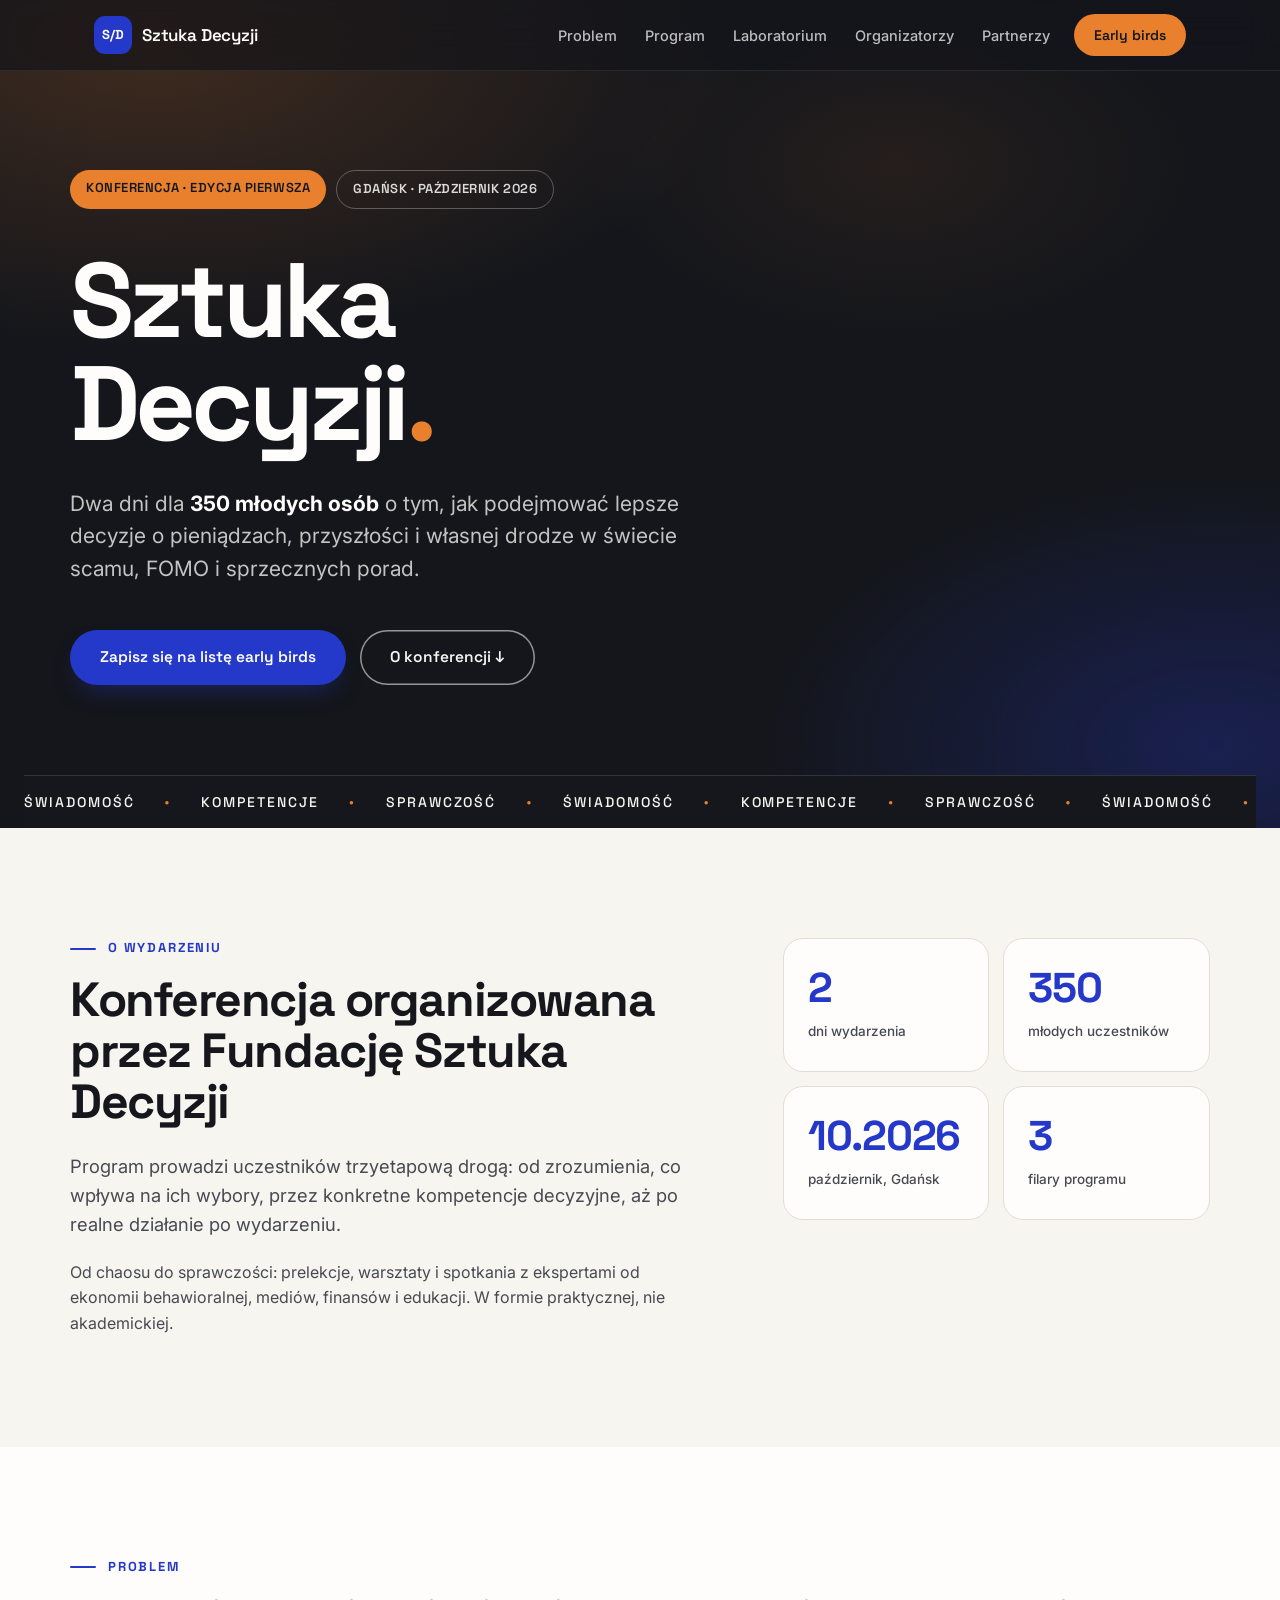
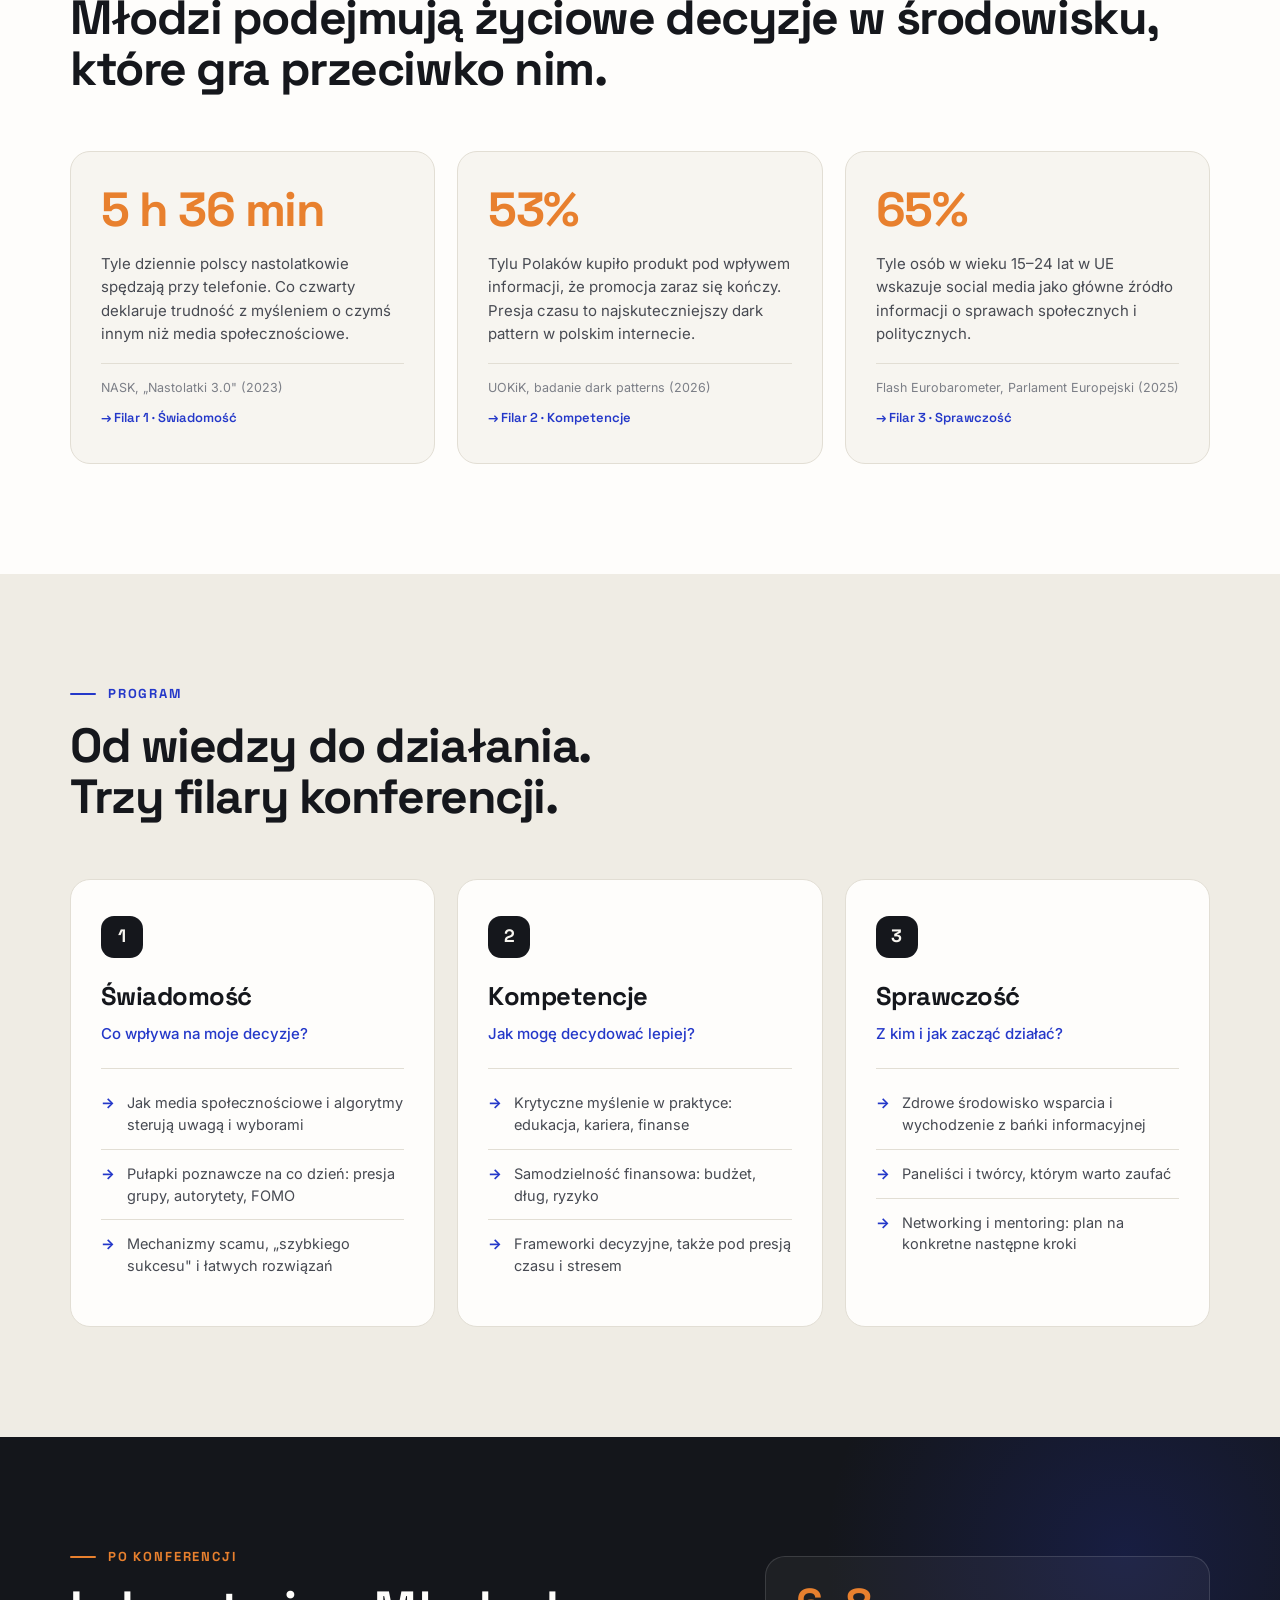
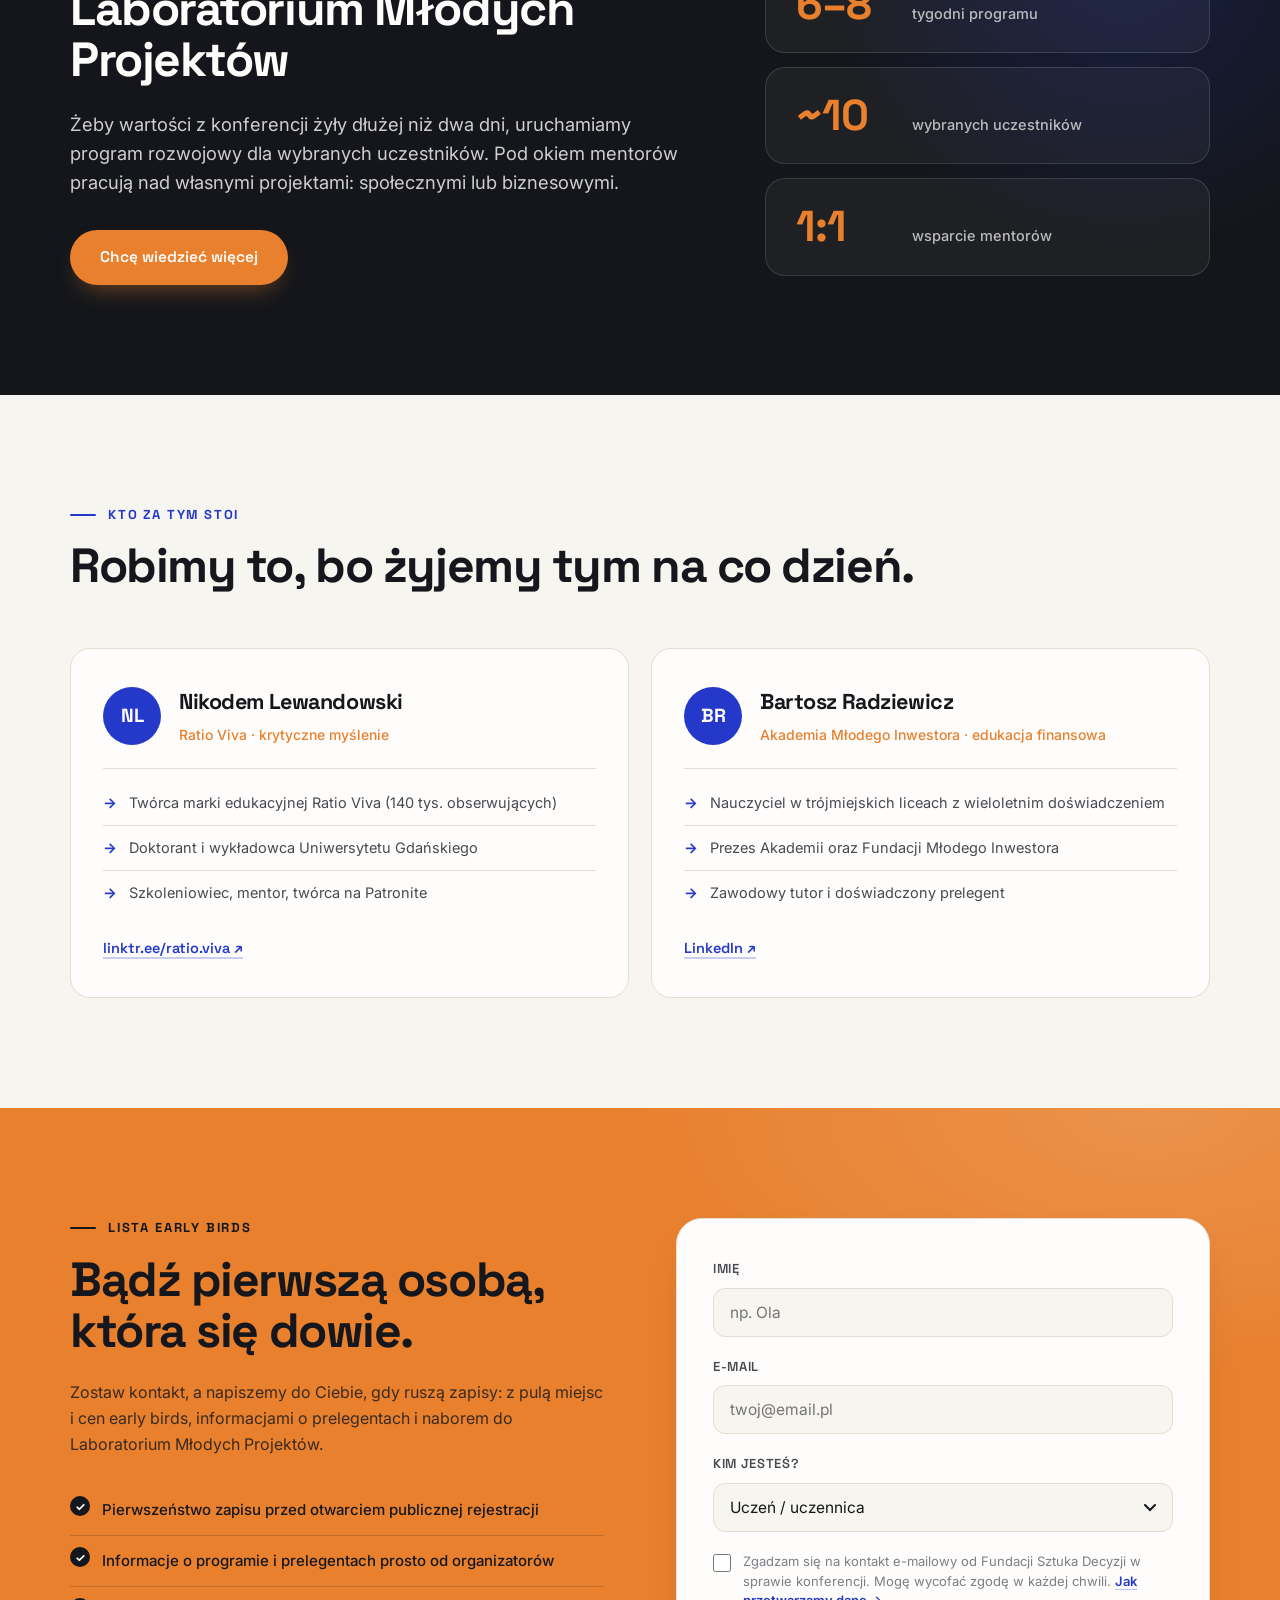
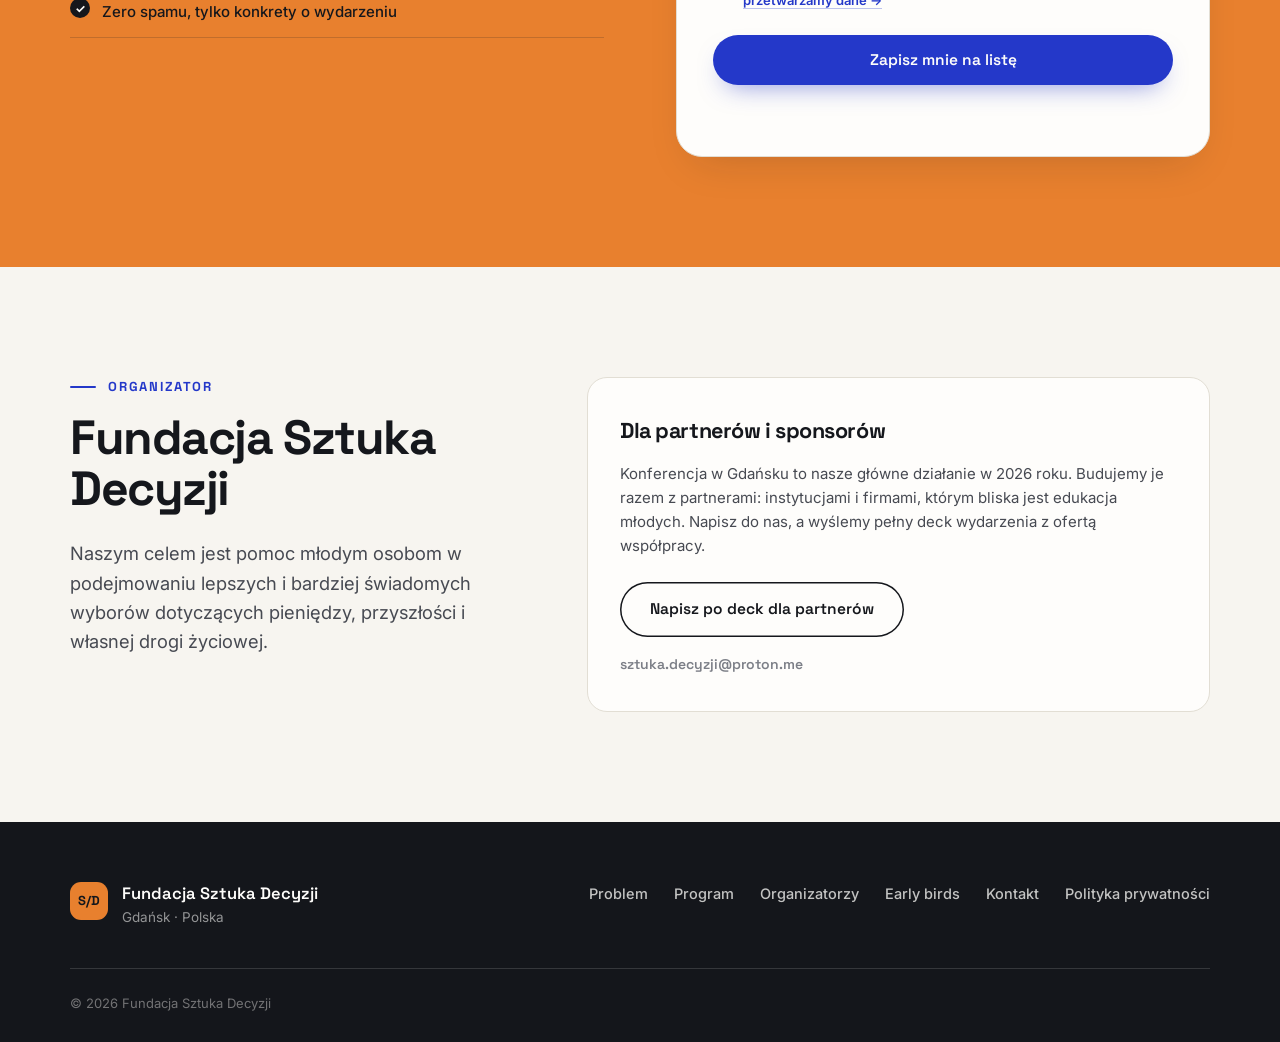
<file: index.html>
<!DOCTYPE html>
<html lang="pl">
<head>
    <meta charset="UTF-8">
    <meta name="viewport" content="width=device-width, initial-scale=1.0">
    <title>Konferencja Sztuka Decyzji | Gdańsk, październik 2026</title>
    <meta name="description" content="Dwa dni o świadomym podejmowaniu decyzji dla 350 młodych osób. Gdańsk, październik 2026. Zapisz się na listę early birds.">
    <link rel="preconnect" href="https://fonts.googleapis.com">
    <link rel="preconnect" href="https://fonts.gstatic.com" crossorigin>
    <link href="https://fonts.googleapis.com/css2?family=Space+Grotesk:wght@400;500;600;700&family=Inter:wght@400;500;600&display=swap" rel="stylesheet">
    <link rel="stylesheet" href="style.css?v=20260706">
    <script>document.documentElement.classList.add('js');</script>
</head>
<body>
    <nav class="nav" id="nav">
        <div class="nav-inner">
            <a href="#top" class="nav-logo">
                <span class="logo-mark">S/D</span>
                <span class="logo-text">Sztuka Decyzji</span>
            </a>
            <ul class="nav-links" id="navLinks">
                <li><a href="#problem">Problem</a></li>
                <li><a href="#program">Program</a></li>
                <li><a href="#laboratorium">Laboratorium</a></li>
                <li><a href="#organizatorzy">Organizatorzy</a></li>
                <li><a href="#partnerzy">Partnerzy</a></li>
            </ul>
            <a href="#early-birds" class="nav-cta">Early birds</a>
            <button class="nav-burger" id="navBurger" aria-label="Menu" aria-expanded="false">
                <span></span><span></span>
            </button>
        </div>
    </nav>

    <header id="top" class="hero">
        <div class="hero-inner">
            <div class="hero-topline">
                <span class="hero-badge">Konferencja · edycja pierwsza</span>
                <span class="hero-badge outline">Gdańsk · październik 2026</span>
            </div>
            <h1 class="hero-title">
                Sztuka<br>Decyzji<span class="title-dot">.</span>
            </h1>
            <p class="hero-sub">
                Dwa dni dla <strong>350 młodych osób</strong> o tym, jak podejmować
                lepsze decyzje o pieniądzach, przyszłości i własnej drodze
                w świecie scamu, FOMO i sprzecznych porad.
            </p>
            <div class="hero-actions">
                <a href="#early-birds" class="btn btn-solid">Zapisz się na listę early birds</a>
                <a href="#konferencja" class="btn btn-line">O konferencji ↓</a>
            </div>
        </div>
        <div class="hero-strip" aria-hidden="true">
            <div class="strip-track">
                <span>Świadomość</span><i>●</i><span>Kompetencje</span><i>●</i><span>Sprawczość</span><i>●</i>
                <span>Świadomość</span><i>●</i><span>Kompetencje</span><i>●</i><span>Sprawczość</span><i>●</i>
                <span>Świadomość</span><i>●</i><span>Kompetencje</span><i>●</i><span>Sprawczość</span><i>●</i>
                <span>Świadomość</span><i>●</i><span>Kompetencje</span><i>●</i><span>Sprawczość</span><i>●</i>
                <span>Świadomość</span><i>●</i><span>Kompetencje</span><i>●</i><span>Sprawczość</span><i>●</i>
                <span>Świadomość</span><i>●</i><span>Kompetencje</span><i>●</i><span>Sprawczość</span><i>●</i>
                <span>Świadomość</span><i>●</i><span>Kompetencje</span><i>●</i><span>Sprawczość</span><i>●</i>
                <span>Świadomość</span><i>●</i><span>Kompetencje</span><i>●</i><span>Sprawczość</span><i>●</i>
            </div>
        </div>
    </header>

    <section id="konferencja" class="section sec-about">
        <div class="section-inner">
            <div class="about-grid">
                <div class="about-left">
                    <p class="kicker">O wydarzeniu</p>
                    <h2 class="h2">Konferencja organizowana przez Fundację Sztuka Decyzji</h2>
                    <p class="lead">
                        Program prowadzi uczestników trzyetapową drogą: od zrozumienia,
                        co wpływa na ich wybory, przez konkretne kompetencje decyzyjne,
                        aż po realne działanie po wydarzeniu.
                    </p>
                    <p class="body-text">
                        Od chaosu do sprawczości: prelekcje, warsztaty i spotkania
                        z ekspertami od ekonomii behawioralnej, mediów, finansów
                        i edukacji. W formie praktycznej, nie akademickiej.
                    </p>
                </div>
                <div class="about-facts">
                    <div class="fact">
                        <span class="fact-num">2</span>
                        <span class="fact-label">dni wydarzenia</span>
                    </div>
                    <div class="fact">
                        <span class="fact-num">350</span>
                        <span class="fact-label">młodych uczestników</span>
                    </div>
                    <div class="fact">
                        <span class="fact-num">10.2026</span>
                        <span class="fact-label">październik, Gdańsk</span>
                    </div>
                    <div class="fact">
                        <span class="fact-num">3</span>
                        <span class="fact-label">filary programu</span>
                    </div>
                </div>
            </div>
        </div>
    </section>

    <section id="problem" class="section sec-problem">
        <div class="section-inner">
            <p class="kicker">Problem</p>
            <h2 class="h2">Młodzi podejmują życiowe decyzje w środowisku,<br class="br-wide">które gra przeciwko nim.</h2>
            <div class="problem-stats">
                <article class="pstat">
                    <span class="pstat-num">5 h 36 min</span>
                    <p class="pstat-text">
                        Tyle dziennie polscy nastolatkowie spędzają przy telefonie.
                        Co czwarty deklaruje trudność z myśleniem o czymś innym
                        niż media społecznościowe.
                    </p>
                    <p class="pstat-src">NASK, „Nastolatki 3.0" (2023)</p>
                    <p class="pstat-pillar">→ Filar 1 · Świadomość</p>
                </article>
                <article class="pstat">
                    <span class="pstat-num">53%</span>
                    <p class="pstat-text">
                        Tylu Polaków kupiło produkt pod wpływem informacji,
                        że promocja zaraz się kończy. Presja czasu to najskuteczniejszy
                        dark pattern w polskim internecie.
                    </p>
                    <p class="pstat-src">UOKiK, badanie dark patterns (2026)</p>
                    <p class="pstat-pillar">→ Filar 2 · Kompetencje</p>
                </article>
                <article class="pstat">
                    <span class="pstat-num">65%</span>
                    <p class="pstat-text">
                        Tyle osób w wieku 15–24 lat w UE wskazuje social media
                        jako główne źródło informacji o sprawach społecznych
                        i politycznych.
                    </p>
                    <p class="pstat-src">Flash Eurobarometer, Parlament Europejski (2025)</p>
                    <p class="pstat-pillar">→ Filar 3 · Sprawczość</p>
                </article>
            </div>
        </div>
    </section>

    <section id="program" class="section sec-program">
        <div class="section-inner">
            <p class="kicker">Program</p>
            <h2 class="h2">Od wiedzy do działania.<br>Trzy filary konferencji.</h2>

            <div class="pillars">
                <article class="pillar">
                    <div class="pillar-top">
                        <span class="pillar-index">1</span>
                        <h3>Świadomość</h3>
                        <p class="pillar-q">Co wpływa na moje decyzje?</p>
                    </div>
                    <ul>
                        <li>Jak media społecznościowe i algorytmy sterują uwagą i wyborami</li>
                        <li>Pułapki poznawcze na co dzień: presja grupy, autorytety, FOMO</li>
                        <li>Mechanizmy scamu, „szybkiego sukcesu" i łatwych rozwiązań</li>
                    </ul>
                </article>
                <article class="pillar">
                    <div class="pillar-top">
                        <span class="pillar-index">2</span>
                        <h3>Kompetencje</h3>
                        <p class="pillar-q">Jak mogę decydować lepiej?</p>
                    </div>
                    <ul>
                        <li>Krytyczne myślenie w praktyce: edukacja, kariera, finanse</li>
                        <li>Samodzielność finansowa: budżet, dług, ryzyko</li>
                        <li>Frameworki decyzyjne, także pod presją czasu i stresem</li>
                    </ul>
                </article>
                <article class="pillar">
                    <div class="pillar-top">
                        <span class="pillar-index">3</span>
                        <h3>Sprawczość</h3>
                        <p class="pillar-q">Z kim i jak zacząć działać?</p>
                    </div>
                    <ul>
                        <li>Zdrowe środowisko wsparcia i wychodzenie z bańki informacyjnej</li>
                        <li>Paneliści i twórcy, którym warto zaufać</li>
                        <li>Networking i mentoring: plan na konkretne następne kroki</li>
                    </ul>
                </article>
            </div>
        </div>
    </section>

    <section id="laboratorium" class="section sec-lab">
        <div class="section-inner">
            <div class="lab-grid">
                <div>
                    <p class="kicker on-dark">Po konferencji</p>
                    <h2 class="h2 on-dark">Laboratorium Młodych Projektów</h2>
                    <p class="lead on-dark">
                        Żeby wartości z konferencji żyły dłużej niż dwa dni, uruchamiamy
                        program rozwojowy dla wybranych uczestników. Pod okiem mentorów
                        pracują nad własnymi projektami: społecznymi lub biznesowymi.
                    </p>
                    <a href="#early-birds" class="btn btn-orange">Chcę wiedzieć więcej</a>
                </div>
                <div class="lab-nums">
                    <div class="lab-num"><b>6–8</b><span>tygodni programu</span></div>
                    <div class="lab-num"><b>~10</b><span>wybranych uczestników</span></div>
                    <div class="lab-num"><b>1:1</b><span>wsparcie mentorów</span></div>
                </div>
            </div>
        </div>
    </section>

    <section id="organizatorzy" class="section sec-team">
        <div class="section-inner">
            <p class="kicker">Kto za tym stoi</p>
            <h2 class="h2">Robimy to, bo żyjemy tym na co dzień.</h2>
            <div class="team-grid">
                <article class="person">
                    <div class="person-head">
                        <span class="person-avatar">NL</span>
                        <div>
                            <h3>Nikodem Lewandowski</h3>
                            <p class="person-role">Ratio Viva · krytyczne myślenie</p>
                        </div>
                    </div>
                    <ul>
                        <li>Twórca marki edukacyjnej Ratio Viva (140 tys. obserwujących)</li>
                        <li>Doktorant i wykładowca Uniwersytetu Gdańskiego</li>
                        <li>Szkoleniowiec, mentor, twórca na Patronite</li>
                    </ul>
                    <a class="person-link" href="https://linktr.ee/ratio.viva" target="_blank" rel="noopener">linktr.ee/ratio.viva ↗</a>
                </article>
                <article class="person">
                    <div class="person-head">
                        <span class="person-avatar">BR</span>
                        <div>
                            <h3>Bartosz Radziewicz</h3>
                            <p class="person-role">Akademia Młodego Inwestora · edukacja finansowa</p>
                        </div>
                    </div>
                    <ul>
                        <li>Nauczyciel w trójmiejskich liceach z wieloletnim doświadczeniem</li>
                        <li>Prezes Akademii oraz Fundacji Młodego Inwestora</li>
                        <li>Zawodowy tutor i doświadczony prelegent</li>
                    </ul>
                    <a class="person-link" href="https://www.linkedin.com/in/bartosz-radziewicz-996a281a3/" target="_blank" rel="noopener">LinkedIn ↗</a>
                </article>
            </div>
        </div>
    </section>

    <section id="early-birds" class="section sec-form">
        <div class="section-inner">
            <div class="form-grid">
                <div class="form-copy">
                    <p class="kicker">Lista early birds</p>
                    <h2 class="h2">Bądź pierwszą osobą, która się dowie.</h2>
                    <p class="body-text">
                        Zostaw kontakt, a napiszemy do Ciebie, gdy ruszą zapisy:
                        z pulą miejsc i cen early birds, informacjami o prelegentach
                        i naborem do Laboratorium Młodych Projektów.
                    </p>
                    <ul class="form-perks">
                        <li>Pierwszeństwo zapisu przed otwarciem publicznej rejestracji</li>
                        <li>Informacje o programie i prelegentach prosto od organizatorów</li>
                        <li>Zero spamu, tylko konkrety o wydarzeniu</li>
                    </ul>
                </div>

                <!--
                  Formularz podpięty pod Brevo (adres w stałej BREVO_FORM_URL
                  w skrypcie na dole strony). Wysyłamy pola FIRSTNAME, EMAIL i ROLA
                  plus honeypot email_address_check. W Brevo pamiętaj o:
                  1. włączonym double opt-in dla listy,
                  2. segmentach zbudowanych na atrybucie ROLA (uczen / student /
                     rodzic / nauczyciel / partner / inne), żeby partner nie dostał
                     maila pisanego do licealisty.
                -->
                <form class="eb-form" id="ebForm" novalidate>
                    <div class="eb-field">
                        <label for="ebName">Imię</label>
                        <input type="text" id="ebName" name="name" placeholder="np. Ola" required>
                    </div>
                    <div class="eb-field">
                        <label for="ebEmail">E-mail</label>
                        <input type="email" id="ebEmail" name="email" placeholder="twoj@email.pl" required>
                    </div>
                    <div class="eb-field">
                        <label for="ebRole">Kim jesteś?</label>
                        <select id="ebRole" name="role">
                            <option value="uczen">Uczeń / uczennica</option>
                            <option value="student">Student / studentka</option>
                            <option value="rodzic">Rodzic / opiekun</option>
                            <option value="nauczyciel">Nauczyciel / edukator</option>
                            <option value="partner">Potencjalny partner / sponsor</option>
                            <option value="inne">Ktoś inny</option>
                        </select>
                    </div>
                    <label class="eb-consent">
                        <input type="checkbox" id="ebConsent" name="consent" required>
                        <span>Zgadzam się na kontakt e-mailowy od Fundacji Sztuka Decyzji w sprawie konferencji.
                        Mogę wycofać zgodę w każdej chwili.
                        <a href="polityka-prywatnosci.html" target="_blank">Jak przetwarzamy dane →</a></span>
                    </label>
                    <button type="submit" class="btn btn-solid btn-full" id="ebSubmit">Zapisz mnie na listę</button>
                    <p class="eb-status" id="ebStatus" role="status"></p>
                </form>
            </div>
        </div>
    </section>

    <section id="partnerzy" class="section sec-foundation">
        <div class="section-inner">
            <div class="foundation-grid">
                <div>
                    <p class="kicker">Organizator</p>
                    <h2 class="h2">Fundacja Sztuka Decyzji</h2>
                    <p class="lead">
                        Naszym celem jest pomoc młodym osobom w podejmowaniu lepszych
                        i bardziej świadomych wyborów dotyczących pieniędzy, przyszłości
                        i własnej drogi życiowej.
                    </p>
                </div>
                <div class="partner-card">
                    <h3>Dla partnerów i sponsorów</h3>
                    <p>
                        Konferencja w Gdańsku to nasze główne działanie w 2026 roku.
                        Budujemy je razem z partnerami: instytucjami i firmami, którym
                        bliska jest edukacja młodych. Napisz do nas, a wyślemy pełny
                        deck wydarzenia z ofertą współpracy.
                    </p>
                    <a class="btn btn-line" href="mailto:sztuka.decyzji@proton.me?subject=Partnerstwo%20-%20konferencja%20Sztuka%20Decyzji">Napisz po deck dla partnerów</a>
                    <p class="partner-mail">sztuka.decyzji@proton.me</p>
                </div>
            </div>
        </div>
    </section>

    <footer class="footer">
        <div class="footer-inner">
            <div class="footer-brand">
                <span class="logo-mark on-dark">S/D</span>
                <p>Fundacja Sztuka Decyzji<br><span>Gdańsk · Polska</span></p>
            </div>
            <nav class="footer-nav">
                <a href="#problem">Problem</a>
                <a href="#program">Program</a>
                <a href="#organizatorzy">Organizatorzy</a>
                <a href="#early-birds">Early birds</a>
                <a href="mailto:sztuka.decyzji@proton.me">Kontakt</a>
                <a href="polityka-prywatnosci.html">Polityka prywatności</a>
            </nav>
        </div>
        <div class="footer-bottom">
            <p>© 2026 Fundacja Sztuka Decyzji</p>
        </div>
    </footer>

    <script>
    (function () {
        // ── FORMULARZ (Brevo) ─────────────────────────────────────
        // Endpoint formularza subskrypcji z panelu Brevo. Wysyłamy pola
        // FIRSTNAME, EMAIL, ROLA oraz honeypot email_address_check.
        var BREVO_FORM_URL = "https://b2baed06.sibforms.com/serve/[base64]";
        var FALLBACK_EMAIL = "sztuka.decyzji@proton.me";

        var form = document.getElementById('ebForm');
        var status = document.getElementById('ebStatus');
        var submitBtn = document.getElementById('ebSubmit');

        form.addEventListener('submit', function (e) {
            e.preventDefault();
            if (!form.reportValidity()) return;

            var params = new URLSearchParams();
            params.append('FIRSTNAME', document.getElementById('ebName').value.trim());
            params.append('EMAIL', document.getElementById('ebEmail').value.trim());
            params.append('ROLA', document.getElementById('ebRole').value);
            params.append('email_address_check', '');
            params.append('locale', 'pl');

            submitBtn.disabled = true;
            submitBtn.textContent = 'Wysyłanie…';
            fetch(BREVO_FORM_URL, {
                method: 'POST',
                mode: 'no-cors',
                body: params
            }).then(function () {
                form.reset();
                submitBtn.textContent = 'Jesteś na liście ✓';
                status.textContent = 'Dziękujemy! Sprawdź skrzynkę i kliknij link potwierdzający zapis.';
                status.className = 'eb-status ok';
            }).catch(function () {
                submitBtn.disabled = false;
                submitBtn.textContent = 'Zapisz mnie na listę';
                status.textContent = 'Coś poszło nie tak. Spróbuj ponownie lub napisz na ' + FALLBACK_EMAIL;
                status.className = 'eb-status err';
            });
        });

        // ── Nawigacja mobilna ─────────────────────────────────────
        var burger = document.getElementById('navBurger');
        var links = document.getElementById('navLinks');
        burger.addEventListener('click', function () {
            var open = links.classList.toggle('open');
            burger.setAttribute('aria-expanded', open ? 'true' : 'false');
            burger.classList.toggle('active', open);
        });
        links.addEventListener('click', function (e) {
            if (e.target.tagName === 'A') {
                links.classList.remove('open');
                burger.classList.remove('active');
            }
        });

        // ── Cień nawigacji przy scrollu ───────────────────────────
        var nav = document.getElementById('nav');
        window.addEventListener('scroll', function () {
            nav.classList.toggle('scrolled', window.scrollY > 10);
        }, { passive: true });

        // ── Animacje wejścia (tylko gdy działa JS — bez JS wszystko widać) ──
        if ('IntersectionObserver' in window) {
            var io = new IntersectionObserver(function (entries) {
                entries.forEach(function (en) {
                    if (en.isIntersecting) { en.target.classList.add('in'); io.unobserve(en.target); }
                });
            }, { threshold: 0.1 });
            document.querySelectorAll('.pillar, .fact, .lab-num, .pstat, .person').forEach(function (el) {
                el.classList.add('will-reveal');
                io.observe(el);
            });
        }
    })();
    </script>
</body>
</html>
</file>
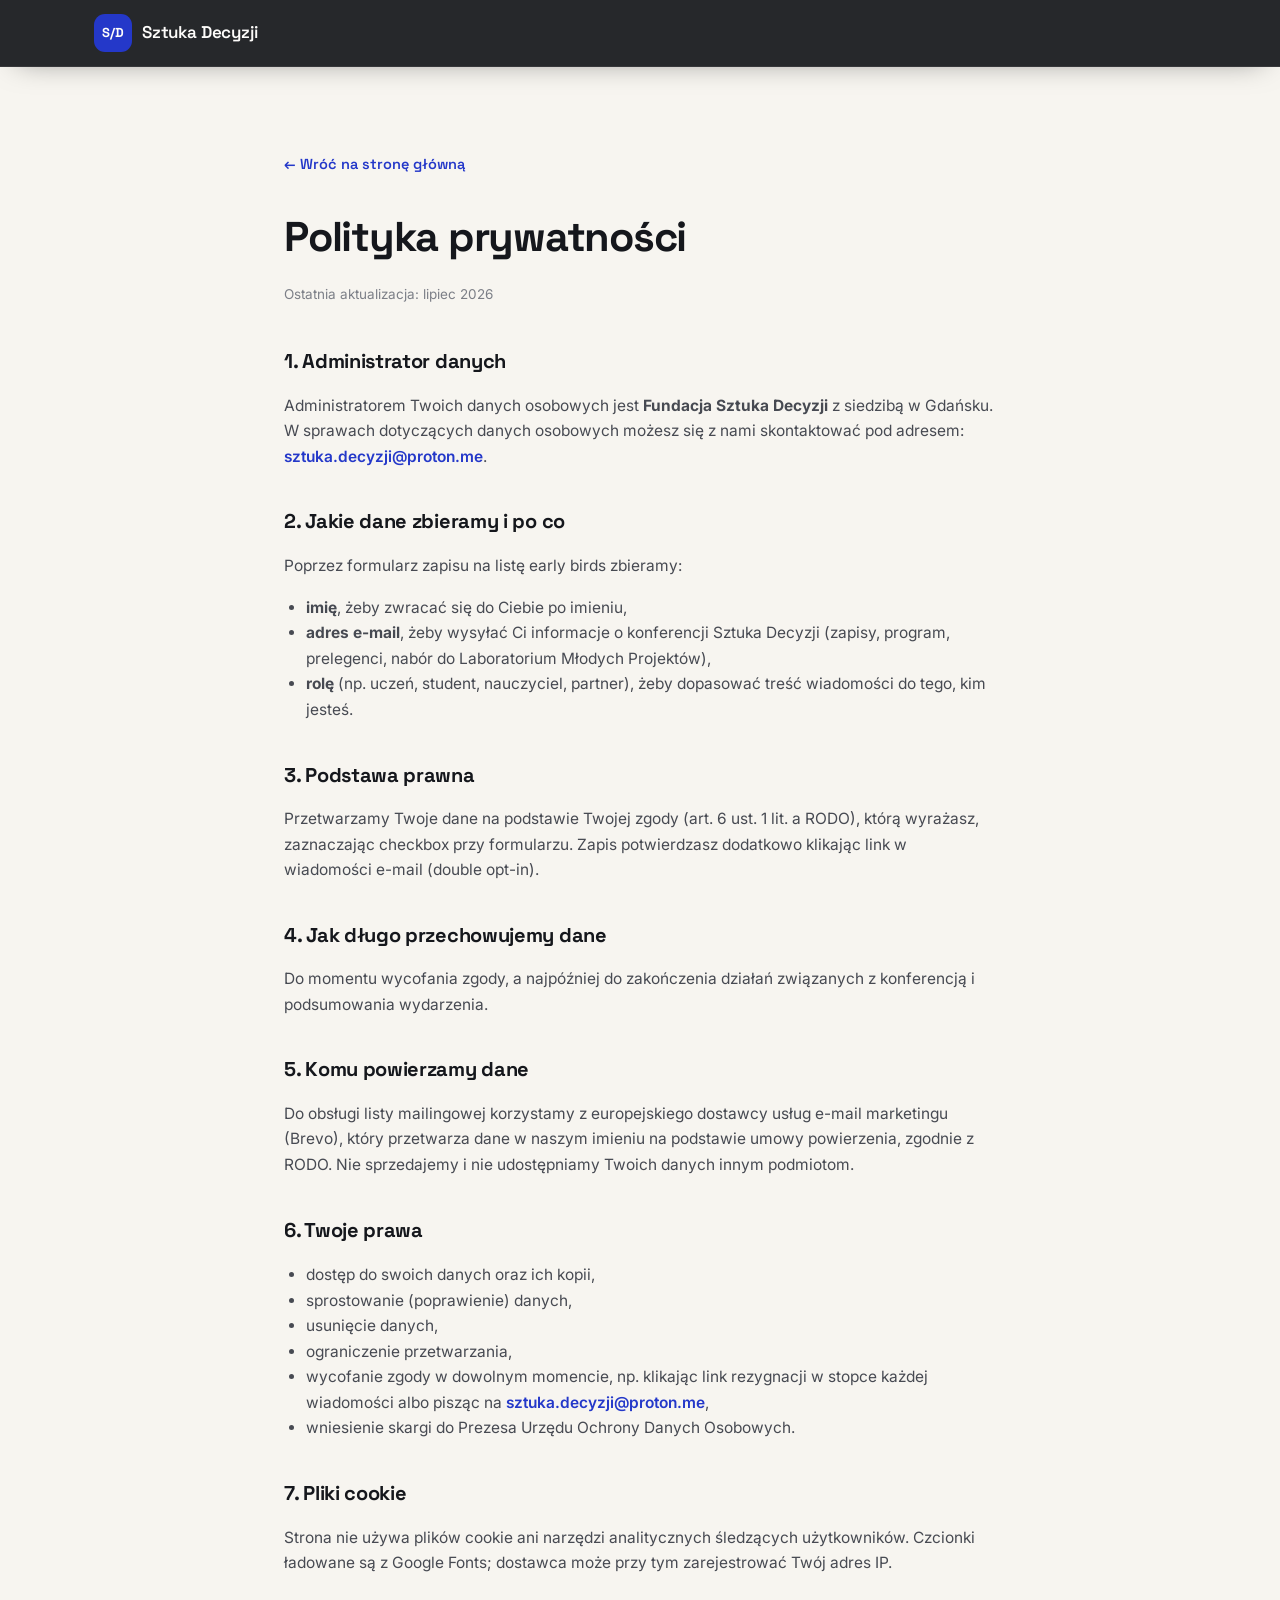
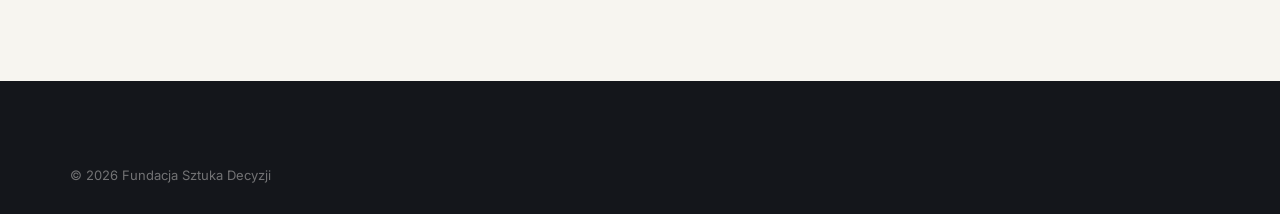
<file: polityka-prywatnosci.html>
<!DOCTYPE html>
<html lang="pl">
<head>
    <meta charset="UTF-8">
    <meta name="viewport" content="width=device-width, initial-scale=1.0">
    <title>Polityka prywatności | Fundacja Sztuka Decyzji</title>
    <meta name="robots" content="noindex">
    <link rel="preconnect" href="https://fonts.googleapis.com">
    <link rel="preconnect" href="https://fonts.gstatic.com" crossorigin>
    <link href="https://fonts.googleapis.com/css2?family=Space+Grotesk:wght@400;500;600;700&family=Inter:wght@400;500;600&display=swap" rel="stylesheet">
    <link rel="stylesheet" href="style.css?v=20260706">
    <style>
        .legal { max-width: 760px; margin: 0 auto; padding: 150px 24px 90px; }
        .legal h1 { font-size: clamp(1.9rem, 4vw, 2.6rem); letter-spacing: -0.03em; margin: 0 0 12px; }
        .legal .updated { font-size: 13.5px; color: var(--muted); margin: 0 0 40px; }
        .legal h2 { font-size: 1.25rem; letter-spacing: -0.015em; margin: 36px 0 12px; }
        .legal p, .legal li { font-size: 15.5px; line-height: 1.65; color: var(--ink-2); }
        .legal ul { padding-left: 22px; }
        .legal a { color: var(--cobalt); font-weight: 600; }
        .back { display: inline-block; margin-bottom: 28px; font-family: 'Space Grotesk', sans-serif; font-weight: 600; font-size: 14.5px; color: var(--cobalt); }
    </style>
</head>
<body>
    <nav class="nav scrolled">
        <div class="nav-inner">
            <a href="index.html" class="nav-logo">
                <span class="logo-mark">S/D</span>
                <span class="logo-text">Sztuka Decyzji</span>
            </a>
        </div>
    </nav>

    <main class="legal">
        <a href="index.html" class="back">← Wróć na stronę główną</a>
        <h1>Polityka prywatności</h1>
        <p class="updated">Ostatnia aktualizacja: lipiec 2026</p>

        <h2>1. Administrator danych</h2>
        <p>
            Administratorem Twoich danych osobowych jest <strong>Fundacja Sztuka Decyzji</strong>
            z siedzibą w Gdańsku. W sprawach dotyczących danych osobowych możesz się z nami
            skontaktować pod adresem:
            <a href="mailto:sztuka.decyzji@proton.me">sztuka.decyzji@proton.me</a>.
        </p>

        <h2>2. Jakie dane zbieramy i po co</h2>
        <p>Poprzez formularz zapisu na listę early birds zbieramy:</p>
        <ul>
            <li><strong>imię</strong>, żeby zwracać się do Ciebie po imieniu,</li>
            <li><strong>adres e-mail</strong>, żeby wysyłać Ci informacje o konferencji Sztuka Decyzji
                (zapisy, program, prelegenci, nabór do Laboratorium Młodych Projektów),</li>
            <li><strong>rolę</strong> (np. uczeń, student, nauczyciel, partner), żeby dopasować
                treść wiadomości do tego, kim jesteś.</li>
        </ul>

        <h2>3. Podstawa prawna</h2>
        <p>
            Przetwarzamy Twoje dane na podstawie Twojej zgody (art. 6 ust. 1 lit. a RODO),
            którą wyrażasz, zaznaczając checkbox przy formularzu. Zapis potwierdzasz
            dodatkowo klikając link w wiadomości e-mail (double opt-in).
        </p>

        <h2>4. Jak długo przechowujemy dane</h2>
        <p>
            Do momentu wycofania zgody, a najpóźniej do zakończenia działań związanych
            z konferencją i podsumowania wydarzenia.
        </p>

        <h2>5. Komu powierzamy dane</h2>
        <p>
            Do obsługi listy mailingowej korzystamy z europejskiego dostawcy usług
            e-mail marketingu (Brevo), który przetwarza dane w naszym imieniu na
            podstawie umowy powierzenia, zgodnie z RODO. Nie sprzedajemy i nie
            udostępniamy Twoich danych innym podmiotom.
        </p>

        <h2>6. Twoje prawa</h2>
        <ul>
            <li>dostęp do swoich danych oraz ich kopii,</li>
            <li>sprostowanie (poprawienie) danych,</li>
            <li>usunięcie danych,</li>
            <li>ograniczenie przetwarzania,</li>
            <li>wycofanie zgody w dowolnym momencie, np. klikając link rezygnacji
                w stopce każdej wiadomości albo pisząc na
                <a href="mailto:sztuka.decyzji@proton.me">sztuka.decyzji@proton.me</a>,</li>
            <li>wniesienie skargi do Prezesa Urzędu Ochrony Danych Osobowych.</li>
        </ul>

        <h2>7. Pliki cookie</h2>
        <p>
            Strona nie używa plików cookie ani narzędzi analitycznych śledzących
            użytkowników. Czcionki ładowane są z Google Fonts; dostawca może przy tym
            zarejestrować Twój adres IP.
        </p>
    </main>

    <footer class="footer">
        <div class="footer-bottom">
            <p>© 2026 Fundacja Sztuka Decyzji</p>
        </div>
    </footer>
</body>
</html>
</file>
<file: style.css>
:root {
    --paper: #f7f5f0;
    --paper-2: #efece4;
    --ink: #15171c;
    --ink-2: #474a52;
    --muted: #7c7f87;
    --line: #e2ded4;
    --cobalt: #2438c9;
    --cobalt-deep: #1b2a9e;
    --cobalt-soft: rgba(36, 56, 201, 0.08);
    --orange: #e8802e;
    --dark: #14161b;
    --white: #fefdfb;
    --maxw: 1140px;
    --r: 20px;
    --r-sm: 12px;
    --ease: cubic-bezier(.22, .68, .22, 1);
    --shadow-soft: 0 18px 44px -18px rgba(21, 23, 28, 0.18);
    --shadow-hover: 0 26px 56px -20px rgba(21, 23, 28, 0.24);
}

* { box-sizing: border-box; }

html { scroll-behavior: smooth; }

body {
    margin: 0;
    font-family: 'Inter', system-ui, sans-serif;
    background: var(--paper);
    color: var(--ink);
    font-size: 16.5px;
    line-height: 1.6;
    -webkit-font-smoothing: antialiased;
}

a { color: inherit; text-decoration: none; }

h1, h2, h3 { font-family: 'Space Grotesk', sans-serif; }

/* ── Nawigacja ─────────────────────────────────────── */
.nav {
    position: fixed;
    top: 0; left: 0; right: 0;
    z-index: 100;
    background: rgba(20, 22, 27, 0.72);
    backdrop-filter: saturate(160%) blur(16px);
    -webkit-backdrop-filter: saturate(160%) blur(16px);
    border-bottom: 1px solid rgba(254, 253, 251, 0.08);
    transition: background .3s, box-shadow .3s;
}

.nav.scrolled {
    background: rgba(20, 22, 27, 0.92);
    box-shadow: 0 10px 30px -18px rgba(0, 0, 0, 0.5);
}

.nav .logo-text { color: var(--white); }

.nav-inner {
    max-width: var(--maxw);
    margin: 0 auto;
    padding: 14px 24px;
    display: flex;
    align-items: center;
    gap: 24px;
}

.nav-logo {
    display: flex;
    align-items: center;
    gap: 10px;
    margin-right: auto;
}

.logo-mark {
    display: grid;
    place-items: center;
    width: 38px;
    height: 38px;
    background: var(--cobalt);
    color: var(--white);
    border-radius: 11px;
    font-family: 'Space Grotesk', sans-serif;
    font-weight: 700;
    font-size: 13px;
    letter-spacing: 0.02em;
}

.logo-mark.on-dark { background: var(--orange); color: var(--ink); }

.logo-text {
    font-family: 'Space Grotesk', sans-serif;
    font-weight: 600;
    font-size: 17px;
    letter-spacing: -0.01em;
}

.nav-links {
    display: flex;
    gap: 28px;
    list-style: none;
    margin: 0; padding: 0;
}

.nav-links a {
    font-size: 14.5px;
    font-weight: 500;
    color: rgba(254, 253, 251, 0.72);
    position: relative;
    padding-bottom: 3px;
    transition: color .2s;
}

.nav-links a::after {
    content: '';
    position: absolute;
    left: 0; bottom: 0;
    width: 0;
    height: 2px;
    background: var(--orange);
    border-radius: 2px;
    transition: width .3s var(--ease);
}

.nav-links a:hover { color: var(--white); }
.nav-links a:hover::after { width: 100%; }

.nav-cta {
    padding: 10px 20px;
    background: var(--orange);
    color: var(--ink);
    font-size: 14px;
    font-weight: 600;
    font-family: 'Space Grotesk', sans-serif;
    border-radius: 999px;
    transition: background .2s, transform .2s var(--ease), box-shadow .2s var(--ease);
}

.nav-cta:hover {
    background: var(--white);
    transform: translateY(-2px);
    box-shadow: 0 10px 22px -8px rgba(232, 128, 46, 0.5);
}

.nav-burger {
    display: none;
    flex-direction: column;
    gap: 6px;
    background: none;
    border: none;
    padding: 8px;
    cursor: pointer;
}

.nav-burger span {
    display: block;
    width: 24px;
    height: 2px;
    background: var(--white);
    border-radius: 2px;
    transition: transform .25s var(--ease);
}

.nav-burger.active span:first-child { transform: translateY(4px) rotate(45deg); }
.nav-burger.active span:last-child { transform: translateY(-4px) rotate(-45deg); }

@media (max-width: 820px) {
    .nav-burger { display: flex; }
    .nav-links {
        display: none;
        position: absolute;
        top: 100%;
        left: 0; right: 0;
        flex-direction: column;
        gap: 0;
        background: rgba(20, 22, 27, 0.97);
        border-bottom: 1px solid rgba(254, 253, 251, 0.1);
        padding: 8px 24px 16px;
    }
    .nav-links.open { display: flex; }
    .nav-links a {
        display: block;
        padding: 12px 0;
        font-size: 16px;
        border-bottom: 1px solid rgba(254, 253, 251, 0.1);
    }
    .nav-links a::after { display: none; }
    .nav-cta { display: none; }
}

/* ── Hero ───────────────────────────────────────────── */
.hero {
    padding: 170px 24px 0;
    background:
        radial-gradient(ellipse 75% 60% at 12% 5%, rgba(232, 128, 46, 0.2), transparent 62%),
        radial-gradient(ellipse 55% 50% at 95% 90%, rgba(36, 56, 201, 0.3), transparent 65%),
        radial-gradient(ellipse 40% 35% at 70% 20%, rgba(232, 128, 46, 0.08), transparent 60%),
        var(--dark);
}

.hero-inner {
    max-width: var(--maxw);
    margin: 0 auto;
    padding-bottom: 90px;
}

.hero-topline {
    display: flex;
    gap: 10px;
    flex-wrap: wrap;
    margin-bottom: 40px;
}

.hero-badge {
    font-family: 'Space Grotesk', sans-serif;
    font-size: 13px;
    font-weight: 600;
    letter-spacing: 0.04em;
    text-transform: uppercase;
    padding: 8px 16px;
    border-radius: 999px;
    background: var(--orange);
    color: var(--ink);
}

.hero-badge.outline {
    background: transparent;
    border: 1.5px solid rgba(254, 253, 251, 0.28);
    color: rgba(254, 253, 251, 0.85);
}

.hero-title {
    font-size: clamp(3.2rem, 9.5vw, 6.6rem);
    font-weight: 700;
    line-height: 0.98;
    letter-spacing: -0.045em;
    margin: 0 0 32px;
    color: var(--white);
}

.title-dot { color: var(--orange); }

.hero-sub {
    font-size: clamp(1.1rem, 2vw, 1.32rem);
    line-height: 1.55;
    color: rgba(254, 253, 251, 0.75);
    max-width: 620px;
    margin: 0 0 44px;
}

.hero-sub strong { color: var(--white); }

.hero .btn-line {
    color: var(--paper);
    box-shadow: inset 0 0 0 1.5px rgba(254, 253, 251, 0.55);
}

.hero .btn-line:hover {
    background: var(--paper);
    color: var(--ink);
}

.hero-actions {
    display: flex;
    gap: 14px;
    flex-wrap: wrap;
}

/* ── Przyciski ──────────────────────────────────────── */
.btn {
    display: inline-block;
    padding: 15px 30px;
    font-family: 'Space Grotesk', sans-serif;
    font-size: 15.5px;
    font-weight: 600;
    border: none;
    border-radius: 999px;
    cursor: pointer;
    transition: transform .25s var(--ease), box-shadow .25s var(--ease), background .2s;
}

.btn-solid {
    background: var(--cobalt);
    color: var(--white);
    box-shadow: 0 12px 26px -12px rgba(36, 56, 201, 0.55);
}

.btn-solid:hover {
    background: var(--cobalt-deep);
    transform: translateY(-3px);
    box-shadow: 0 18px 34px -12px rgba(36, 56, 201, 0.6);
}

.btn-line {
    background: transparent;
    color: var(--ink);
    box-shadow: inset 0 0 0 1.5px var(--ink);
}

.btn-line:hover {
    background: var(--ink);
    color: var(--paper);
    transform: translateY(-3px);
}

.btn-orange {
    background: var(--orange);
    color: var(--white);
    box-shadow: 0 12px 26px -12px rgba(232, 128, 46, 0.55);
}

.btn-orange:hover {
    transform: translateY(-3px);
    box-shadow: 0 18px 34px -12px rgba(232, 128, 46, 0.65);
}

.btn-full { width: 100%; text-align: center; }

/* ── Pasek przewijany ───────────────────────────────── */
.hero-strip {
    background: var(--ink);
    color: var(--paper);
    overflow: hidden;
    padding: 15px 0;
    border-top: 1px solid rgba(254, 253, 251, 0.12);
}

.strip-track {
    display: flex;
    align-items: center;
    white-space: nowrap;
    font-family: 'Space Grotesk', sans-serif;
    font-size: 14px;
    font-weight: 500;
    letter-spacing: 0.14em;
    text-transform: uppercase;
    animation: marquee 60s linear infinite;
    width: max-content;
}

.strip-track span, .strip-track i { margin-right: 30px; }

.strip-track i { font-style: normal; color: var(--orange); font-size: 8px; }

@keyframes marquee {
    from { transform: translateX(0); }
    to { transform: translateX(-50%); }
}

@media (prefers-reduced-motion: reduce) {
    .strip-track { animation: none; }
}

/* ── Sekcje wspólne ─────────────────────────────────── */
.section { padding: 110px 24px; }

.section-inner { max-width: var(--maxw); margin: 0 auto; }

.kicker {
    font-family: 'Space Grotesk', sans-serif;
    font-size: 13px;
    font-weight: 700;
    letter-spacing: 0.14em;
    text-transform: uppercase;
    color: var(--cobalt);
    margin: 0 0 16px;
    display: flex;
    align-items: center;
    gap: 12px;
}

.kicker::before {
    content: '';
    width: 26px;
    height: 2px;
    border-radius: 2px;
    background: var(--cobalt);
}

.kicker.on-dark { color: var(--orange); }
.kicker.on-dark::before { background: var(--orange); }

.h2 {
    font-size: clamp(1.9rem, 4.4vw, 3rem);
    font-weight: 700;
    line-height: 1.06;
    letter-spacing: -0.03em;
    margin: 0 0 24px;
}

.on-dark { color: var(--white); }

.lead {
    font-size: 1.15rem;
    line-height: 1.6;
    color: var(--ink-2);
    margin: 0 0 20px;
}

.lead.on-dark { color: rgba(254, 253, 251, 0.8); }

.body-text {
    font-size: 1rem;
    color: var(--ink-2);
    margin: 0;
}

.text-link {
    color: var(--cobalt);
    font-weight: 600;
    border-bottom: 2px solid rgba(36, 56, 201, 0.25);
    transition: border-color .2s;
}

.text-link:hover { border-color: var(--cobalt); }

/* ── O konferencji ──────────────────────────────────── */
.sec-about { background: var(--paper); }

.about-grid {
    display: grid;
    grid-template-columns: 1.5fr 1fr;
    gap: 72px;
    align-items: start;
}

.about-facts {
    display: grid;
    grid-template-columns: 1fr 1fr;
    gap: 14px;
}

.fact {
    background: var(--white);
    border: 1px solid var(--line);
    border-radius: var(--r);
    padding: 28px 24px;
    transition: transform .3s var(--ease), box-shadow .3s var(--ease);
}

.fact:hover {
    transform: translateY(-4px);
    box-shadow: var(--shadow-soft);
}

.fact-num {
    display: block;
    font-family: 'Space Grotesk', sans-serif;
    font-size: clamp(1.9rem, 3.4vw, 2.6rem);
    font-weight: 700;
    letter-spacing: -0.03em;
    line-height: 1;
    color: var(--cobalt);
    margin-bottom: 8px;
}

.fact-label {
    font-size: 13.5px;
    color: var(--ink-2);
    font-weight: 500;
}

@media (max-width: 880px) {
    .about-grid { grid-template-columns: 1fr; gap: 44px; }
}

/* ── Program / filary ───────────────────────────────── */
.sec-program { background: var(--paper-2); }

.pillars {
    display: grid;
    grid-template-columns: repeat(3, 1fr);
    gap: 22px;
    margin-top: 56px;
}

.pillar {
    background: var(--white);
    border: 1px solid var(--line);
    border-radius: var(--r);
    padding: 36px 30px;
    position: relative;
    overflow: hidden;
    transition: transform .35s var(--ease), box-shadow .35s var(--ease);
}

.pillar::before {
    content: '';
    position: absolute;
    top: 0; left: 0; right: 0;
    height: 4px;
    background: var(--cobalt);
    transform: scaleX(0);
    transform-origin: left;
    transition: transform .45s var(--ease);
}

.pillar:hover {
    transform: translateY(-6px);
    box-shadow: var(--shadow-hover);
}

.pillar:hover::before { transform: scaleX(1); }

.pillar-top {
    padding-bottom: 22px;
    margin-bottom: 10px;
    border-bottom: 1px solid var(--line);
}

.pillar-index {
    display: inline-grid;
    place-items: center;
    width: 42px;
    height: 42px;
    background: var(--ink);
    color: var(--paper);
    border-radius: 13px;
    font-family: 'Space Grotesk', sans-serif;
    font-weight: 700;
    font-size: 18px;
    margin-bottom: 18px;
}

.pillar h3 {
    font-size: 1.6rem;
    font-weight: 700;
    letter-spacing: -0.02em;
    margin: 0 0 6px;
}

.pillar-q {
    font-size: 15px;
    font-weight: 500;
    color: var(--cobalt);
    margin: 0;
}

.pillar ul {
    list-style: none;
    margin: 0; padding: 0;
}

.pillar ul li {
    padding: 13px 0 13px 26px;
    font-size: 14.5px;
    line-height: 1.5;
    color: var(--ink-2);
    border-bottom: 1px solid var(--line);
    position: relative;
}

.pillar ul li:last-child { border-bottom: none; }

.pillar ul li::before {
    content: '→';
    position: absolute;
    left: 0;
    color: var(--cobalt);
    font-weight: 700;
}

@media (max-width: 880px) {
    .pillars { grid-template-columns: 1fr; }
}

/* ── Laboratorium ───────────────────────────────────── */
.sec-lab {
    background: var(--dark);
    position: relative;
    overflow: hidden;
}

.sec-lab::before {
    content: '';
    position: absolute;
    top: -35%; right: -12%;
    width: 620px;
    height: 620px;
    background: radial-gradient(circle, rgba(36, 56, 201, 0.22), transparent 68%);
    pointer-events: none;
}

.lab-grid {
    display: grid;
    grid-template-columns: 1.4fr 1fr;
    gap: 72px;
    align-items: center;
    position: relative;
    z-index: 1;
}

.lab-grid .btn { margin-top: 12px; }

.lab-nums {
    display: flex;
    flex-direction: column;
    gap: 14px;
}

.lab-num {
    display: flex;
    align-items: baseline;
    gap: 20px;
    padding: 26px 30px;
    background: rgba(254, 253, 251, 0.045);
    border: 1px solid rgba(254, 253, 251, 0.13);
    border-radius: var(--r);
    transition: transform .3s var(--ease), background .3s, border-color .3s;
}

.lab-num:hover {
    transform: translateX(6px);
    background: rgba(254, 253, 251, 0.08);
    border-color: rgba(232, 128, 46, 0.55);
}

.lab-num b {
    font-family: 'Space Grotesk', sans-serif;
    font-size: clamp(2rem, 3.6vw, 2.7rem);
    font-weight: 700;
    color: var(--orange);
    letter-spacing: -0.02em;
    line-height: 1;
    min-width: 96px;
}

.lab-num span {
    font-size: 14.5px;
    color: rgba(254, 253, 251, 0.7);
    font-weight: 500;
}

@media (max-width: 880px) {
    .lab-grid { grid-template-columns: 1fr; gap: 44px; }
}

/* ── Formularz early birds ──────────────────────────── */
.sec-form {
    background:
        radial-gradient(ellipse 70% 60% at 90% 0%, rgba(255, 255, 255, 0.14), transparent 60%),
        var(--orange);
}

.sec-form .kicker { color: var(--ink); }
.sec-form .kicker::before { background: var(--ink); }
.sec-form .h2 { color: var(--ink); }
.sec-form .body-text { color: rgba(21, 23, 28, 0.82); }

.form-grid {
    display: grid;
    grid-template-columns: 1fr 1fr;
    gap: 72px;
    align-items: start;
}

.form-perks {
    list-style: none;
    margin: 28px 0 0;
    padding: 0;
}

.form-perks li {
    padding: 13px 0 13px 32px;
    font-size: 15px;
    font-weight: 500;
    color: var(--ink);
    position: relative;
    border-bottom: 1px solid rgba(21, 23, 28, 0.18);
}

.form-perks li::before {
    content: '✓';
    position: absolute;
    left: 0;
    top: 11px;
    display: grid;
    place-items: center;
    width: 20px;
    height: 20px;
    border-radius: 50%;
    background: var(--ink);
    color: var(--white);
    font-size: 12px;
    font-weight: 700;
}

.eb-form {
    background: var(--white);
    border: 1px solid var(--line);
    border-radius: calc(var(--r) + 6px);
    box-shadow: var(--shadow-soft);
    padding: 40px 36px;
}

.eb-field { margin-bottom: 20px; }

.eb-field label {
    display: block;
    font-family: 'Space Grotesk', sans-serif;
    font-size: 13px;
    font-weight: 600;
    letter-spacing: 0.05em;
    text-transform: uppercase;
    color: var(--ink-2);
    margin-bottom: 8px;
}

.eb-field input,
.eb-field select {
    width: 100%;
    padding: 14px 16px;
    font-family: 'Inter', sans-serif;
    font-size: 15.5px;
    color: var(--ink);
    background: var(--paper);
    border: 1.5px solid var(--line);
    border-radius: var(--r-sm);
    outline: none;
    transition: border-color .2s, box-shadow .2s;
    appearance: none;
    -webkit-appearance: none;
}

.eb-field select {
    background-image: url("data:image/svg+xml,%3Csvg xmlns='http://www.w3.org/2000/svg' width='12' height='8'%3E%3Cpath d='M1 1l5 5 5-5' stroke='%2315171c' stroke-width='2' fill='none' stroke-linecap='round'/%3E%3C/svg%3E");
    background-repeat: no-repeat;
    background-position: right 16px center;
}

.eb-field input:focus,
.eb-field select:focus {
    border-color: var(--cobalt);
    box-shadow: 0 0 0 4px var(--cobalt-soft);
}

.eb-consent {
    display: flex;
    gap: 12px;
    align-items: flex-start;
    font-size: 13px;
    line-height: 1.5;
    color: var(--muted);
    margin: 4px 0 24px;
    cursor: pointer;
}

.eb-consent input {
    width: 18px;
    height: 18px;
    margin: 2px 0 0;
    accent-color: var(--cobalt);
    flex-shrink: 0;
}

.eb-consent a {
    color: var(--cobalt);
    font-weight: 600;
    border-bottom: 1px solid rgba(36, 56, 201, 0.3);
}

.eb-consent a:hover { border-color: var(--cobalt); }

.eb-status {
    margin: 14px 0 0;
    font-size: 14px;
    font-weight: 500;
    min-height: 1.2em;
}

.eb-status.ok { color: #1c7a3d; }
.eb-status.err { color: #c22525; }

@media (max-width: 880px) {
    .form-grid { grid-template-columns: 1fr; gap: 44px; }
}

/* ── Fundacja ───────────────────────────────────────── */
.sec-foundation { background: var(--paper); }

.foundation-grid {
    display: grid;
    grid-template-columns: 1fr 1.4fr;
    gap: 72px;
    align-items: start;
}

@media (max-width: 880px) {
    .foundation-grid { grid-template-columns: 1fr; gap: 24px; }
}

/* ── Stopka ─────────────────────────────────────────── */
.footer {
    background: var(--dark);
    color: rgba(254, 253, 251, 0.75);
    padding: 60px 24px 28px;
}

.footer-inner {
    max-width: var(--maxw);
    margin: 0 auto;
    display: flex;
    justify-content: space-between;
    align-items: flex-start;
    gap: 40px;
    flex-wrap: wrap;
    padding-bottom: 40px;
    border-bottom: 1px solid rgba(254, 253, 251, 0.14);
}

.footer-brand {
    display: flex;
    gap: 14px;
    align-items: flex-start;
}

.footer-brand p {
    margin: 0;
    font-family: 'Space Grotesk', sans-serif;
    font-weight: 600;
    color: var(--white);
    line-height: 1.4;
}

.footer-brand p span {
    font-family: 'Inter', sans-serif;
    font-weight: 400;
    font-size: 13.5px;
    color: rgba(254, 253, 251, 0.55);
}

.footer-nav {
    display: flex;
    gap: 26px;
    flex-wrap: wrap;
}

.footer-nav a {
    font-size: 14.5px;
    font-weight: 500;
    position: relative;
    padding-bottom: 3px;
    transition: color .2s;
}

.footer-nav a::after {
    content: '';
    position: absolute;
    left: 0; bottom: 0;
    width: 0;
    height: 2px;
    background: var(--orange);
    border-radius: 2px;
    transition: width .3s var(--ease);
}

.footer-nav a:hover { color: var(--white); }
.footer-nav a:hover::after { width: 100%; }

.footer-bottom {
    max-width: var(--maxw);
    margin: 24px auto 0;
    font-size: 13px;
    color: rgba(254, 253, 251, 0.4);
}

.footer-bottom p { margin: 0; }

/* ── Problem ────────────────────────────────────────── */
.sec-problem { background: var(--white); }

.br-wide { display: inline; }
@media (max-width: 880px) { .br-wide { display: none; } }

.problem-stats {
    display: grid;
    grid-template-columns: repeat(3, 1fr);
    gap: 22px;
    margin-top: 56px;
}

.pstat {
    background: var(--paper);
    border: 1px solid var(--line);
    border-radius: var(--r);
    padding: 34px 30px;
    display: flex;
    flex-direction: column;
    transition: transform .3s var(--ease), box-shadow .3s var(--ease);
}

.pstat:hover {
    transform: translateY(-5px);
    box-shadow: var(--shadow-soft);
}

.pstat-num {
    font-family: 'Space Grotesk', sans-serif;
    font-size: clamp(2.2rem, 4vw, 3rem);
    font-weight: 700;
    letter-spacing: -0.03em;
    line-height: 1;
    color: var(--orange);
    margin-bottom: 18px;
}

.pstat-text {
    font-size: 15px;
    line-height: 1.55;
    color: var(--ink-2);
    margin: 0 0 18px;
    flex: 1;
}

.pstat-src {
    font-size: 12.5px;
    color: var(--muted);
    margin: 0 0 10px;
    padding-top: 14px;
    border-top: 1px solid var(--line);
}

.pstat-pillar {
    font-family: 'Space Grotesk', sans-serif;
    font-size: 13px;
    font-weight: 600;
    color: var(--cobalt);
    margin: 0;
}

@media (max-width: 880px) {
    .problem-stats { grid-template-columns: 1fr; }
}

/* ── Kto za tym stoi ───────────────────────────────── */
.sec-team { background: var(--paper); }

.team-grid {
    display: grid;
    grid-template-columns: 1fr 1fr;
    gap: 22px;
    margin-top: 56px;
}

.person {
    background: var(--white);
    border: 1px solid var(--line);
    border-radius: var(--r);
    padding: 36px 32px;
    transition: transform .3s var(--ease), box-shadow .3s var(--ease);
}

.person:hover {
    transform: translateY(-5px);
    box-shadow: var(--shadow-soft);
}

.person-head {
    display: flex;
    gap: 18px;
    align-items: center;
    padding-bottom: 22px;
    margin-bottom: 12px;
    border-bottom: 1px solid var(--line);
}

.person-avatar {
    display: grid;
    place-items: center;
    width: 58px;
    height: 58px;
    flex-shrink: 0;
    border-radius: 50%;
    background: var(--cobalt);
    color: var(--white);
    font-family: 'Space Grotesk', sans-serif;
    font-weight: 700;
    font-size: 19px;
}

.person h3 {
    font-size: 1.35rem;
    font-weight: 700;
    letter-spacing: -0.02em;
    margin: 0 0 4px;
}

.person-role {
    font-size: 14px;
    font-weight: 500;
    color: var(--orange);
    margin: 0;
}

.person ul {
    list-style: none;
    margin: 0 0 20px;
    padding: 0;
}

.person ul li {
    padding: 11px 0 11px 26px;
    font-size: 14.5px;
    line-height: 1.5;
    color: var(--ink-2);
    border-bottom: 1px solid var(--line);
    position: relative;
}

.person ul li:last-child { border-bottom: none; }

.person ul li::before {
    content: '→';
    position: absolute;
    left: 0;
    color: var(--cobalt);
    font-weight: 700;
}

.person-link {
    font-family: 'Space Grotesk', sans-serif;
    font-size: 14.5px;
    font-weight: 600;
    color: var(--cobalt);
    border-bottom: 2px solid rgba(36, 56, 201, 0.25);
    transition: border-color .2s;
}

.person-link:hover { border-color: var(--cobalt); }

@media (max-width: 880px) {
    .team-grid { grid-template-columns: 1fr; }
}

/* ── Partnerzy ──────────────────────────────────────── */
.partner-card {
    background: var(--white);
    border: 1px solid var(--line);
    border-radius: var(--r);
    padding: 36px 32px;
    transition: transform .3s var(--ease), box-shadow .3s var(--ease);
}

.partner-card:hover {
    transform: translateY(-4px);
    box-shadow: var(--shadow-soft);
}

.partner-card h3 {
    font-size: 1.35rem;
    font-weight: 700;
    letter-spacing: -0.02em;
    margin: 0 0 14px;
}

.partner-card p {
    font-size: 15px;
    line-height: 1.6;
    color: var(--ink-2);
    margin: 0 0 24px;
}

.partner-mail {
    font-family: 'Space Grotesk', sans-serif;
    font-size: 14px !important;
    font-weight: 600;
    color: var(--muted) !important;
    margin: 16px 0 0 !important;
}

/* ── Animacje wejścia ───────────────────────────────────
   Klasę .will-reveal dodaje wyłącznie JavaScript — bez JS
   (lub gdy skrypt zawiedzie) cała treść jest widoczna. */
.js .will-reveal {
    opacity: 0;
    transform: translateY(22px);
    transition: opacity .6s var(--ease), transform .6s var(--ease);
}

.js .will-reveal.in {
    opacity: 1;
    transform: none;
}

@media (prefers-reduced-motion: reduce) {
    .js .will-reveal { opacity: 1; transform: none; transition: none; }
}

/* ── Mobile ─────────────────────────────────────────── */
@media (max-width: 640px) {
    .section { padding: 76px 20px; }
    .hero { padding-top: 130px; }
}
</file>
